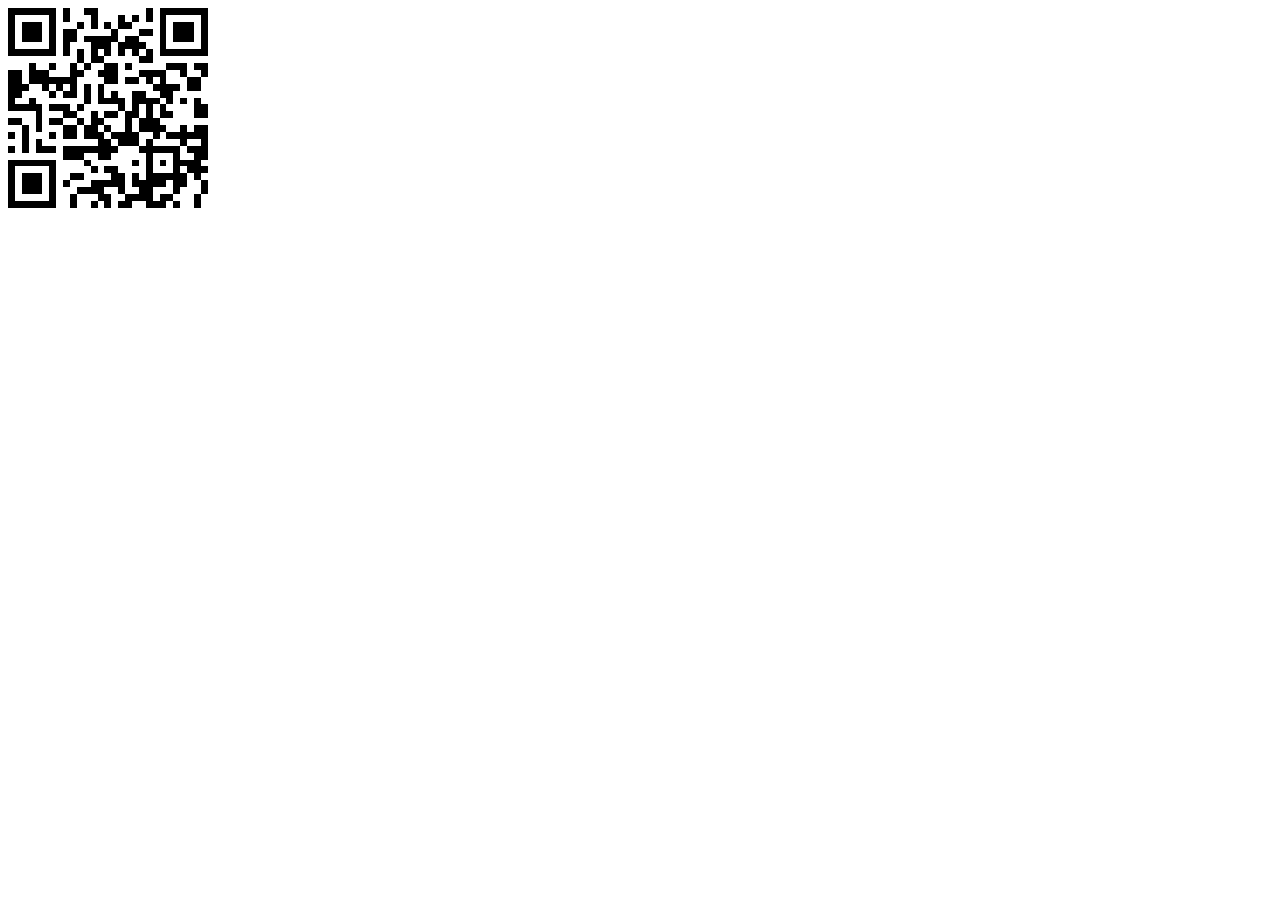
<file: qrcode.html>
<!DOCTYPE html>
<html lang="en">

<head>
    <meta charset="UTF-8">
    <meta name="viewport" content="width=device-width, initial-scale=1.0">
    <meta http-equiv="X-UA-Compatible" content="ie=edge">
    <title>Document</title>
</head>

<body>
    <div id="code"></div>
</body>
<script src="./js/jquery.min.js"></script>
<script src="./js/jquery.qrcode.min.js"></script>
<script>
    // $('#code').qrcode("http://www.helloweba.com")
    $("#code").qrcode({
        render: "table", //table方式 
        width: 200, //宽度 
        height: 200, //高度 
        text: "https://www.baidu.com" //任意内容 
    });
     
    // qrcodeObj.makeCode('http://live.seedland.cc/sddc/pc/index.html')
</script>

</html>
</file>
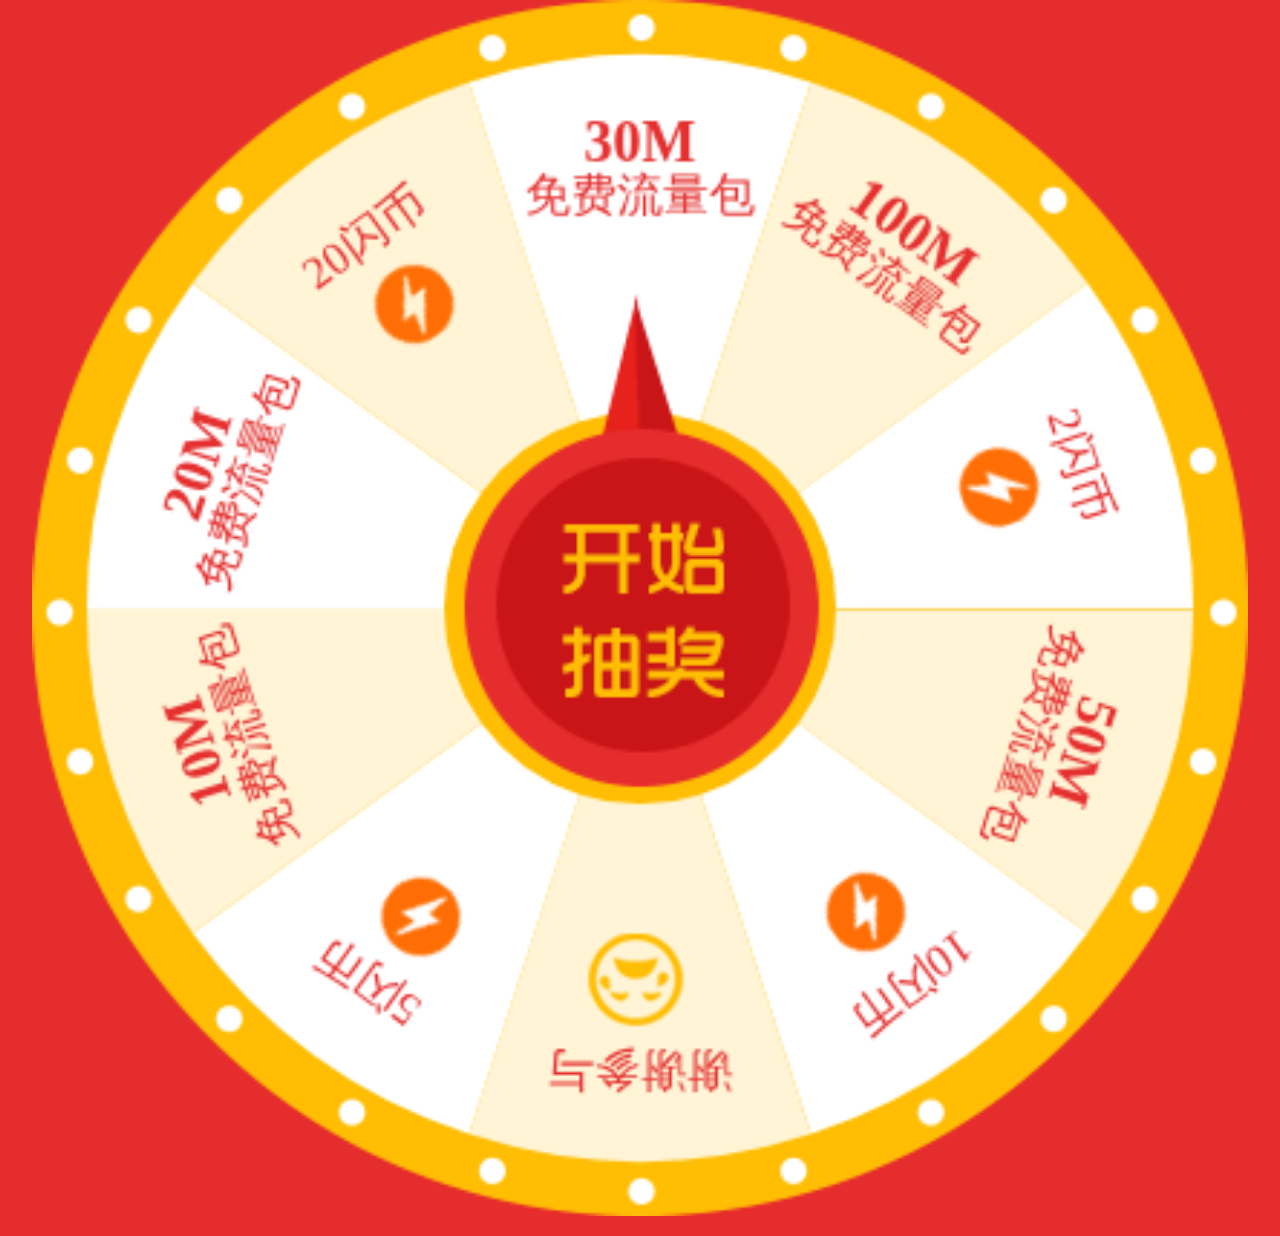
<file: rotate.html>
<!DOCTYPE html PUBLIC "-//W3C//DTD XHTML 1.0 Transitional//EN" "http://www.w3.org/TR/xhtml1/DTD/xhtml1-transitional.dtd">
<html xmlns="http://www.w3.org/1999/xhtml">

<head>
    <meta http-equiv="Content-Type" content="text/html; charset=utf-8" />
    <meta http-equiv="X-UA-Compatible" content="IE=edge">
    <meta name="viewport" content="width=device-width, initial-scale=1.0">
    <title>大转盘活动</title>

    <link href="./css/style.css" rel="stylesheet" type="text/css">

    <script type="text/javascript" src="./js/jquery.min.js"></script>
    <script type="text/javascript" src="./js/awardRotate.js"></script>

    <script type="text/javascript">
        var turnplate = {
            restaraunts: [], //大转盘奖品名称
            colors: [], //大转盘奖品区块对应背景颜色
            outsideRadius: 192, //大转盘外圆的半径
            textRadius: 155, //大转盘奖品位置距离圆心的距离
            insideRadius: 68, //大转盘内圆的半径
            startAngle: 0, //开始角度

            bRotate: false //false:停止;ture:旋转
        };

        $(document).ready(function () {
            //动态添加大转盘的奖品与奖品区域背景颜色
            turnplate.restaraunts = ["50M免费流量包", "10闪币", "谢谢参与", "5闪币", "10M免费流量包", "20M免费流量包", "20闪币 ",
                "30M免费流量包", "100M免费流量包", "2闪币"
            ];
            turnplate.colors = ["#FFF4D6", "#FFFFFF", "#FFF4D6", "#FFFFFF", "#FFF4D6", "#FFFFFF", "#FFF4D6",
                "#FFFFFF", "#FFF4D6", "#FFFFFF"
            ];


            var rotateTimeOut = function () {
                $('#wheelcanvas').rotate({
                    angle: 0,
                    animateTo: 2160,
                    duration: 8000,
                    callback: function () {
                        alert('网络超时，请检查您的网络设置！');
                    }
                });
            };

            //旋转转盘 item:奖品位置; txt：提示语;
            var rotateFn = function (item, txt) {
                var angles = item * (360 / turnplate.restaraunts.length) - (360 / (turnplate.restaraunts.length *
                    2));
                if (angles < 270) {
                    angles = 270 - angles;
                } else {
                    angles = 360 - angles + 270;
                }
                $('#wheelcanvas').stopRotate();
                $('#wheelcanvas').rotate({
                    angle: 0,
                    animateTo: angles + 1800,
                    duration: 8000,
                    callback: function () {
                        alert(txt);
                        turnplate.bRotate = !turnplate.bRotate;
                    }
                });
            };

            $('.pointer').click(function () {
                if (turnplate.bRotate) return;
                turnplate.bRotate = !turnplate.bRotate;
                //获取随机数(奖品个数范围内)
                var item = rnd(1, turnplate.restaraunts.length);
                //奖品数量等于10,指针落在对应奖品区域的中心角度[252, 216, 180, 144, 108, 72, 36, 360, 324, 288]
                rotateFn(item, turnplate.restaraunts[item - 1]);
                /* switch (item) {
                	case 1:
                		rotateFn(252, turnplate.restaraunts[0]);
                		break;
                	case 2:
                		rotateFn(216, turnplate.restaraunts[1]);
                		break;
                	case 3:
                		rotateFn(180, turnplate.restaraunts[2]);
                		break;
                	case 4:
                		rotateFn(144, turnplate.restaraunts[3]);
                		break;
                	case 5:
                		rotateFn(108, turnplate.restaraunts[4]);
                		break;
                	case 6:
                		rotateFn(72, turnplate.restaraunts[5]);
                		break;
                	case 7:
                		rotateFn(36, turnplate.restaraunts[6]);
                		break;
                	case 8:
                		rotateFn(360, turnplate.restaraunts[7]);
                		break;
                	case 9:
                		rotateFn(324, turnplate.restaraunts[8]);
                		break;
                	case 10:
                		rotateFn(288, turnplate.restaraunts[9]);
                		break;
                } */
                console.log(item);
            });
        });

        function rnd(n, m) {
            var random = Math.floor(Math.random() * (m - n + 1) + n);
            return random;

        }


        //页面所有元素加载完毕后执行drawRouletteWheel()方法对转盘进行渲染
        window.onload = function () {
            drawRouletteWheel();
        };

        function drawRouletteWheel() {
            var canvas = document.getElementById("wheelcanvas");
            if (canvas.getContext) {
                //根据奖品个数计算圆周角度
                var arc = Math.PI / (turnplate.restaraunts.length / 2);
                var ctx = canvas.getContext("2d");
                //在给定矩形内清空一个矩形
                ctx.clearRect(0, 0, 422, 422);
                //strokeStyle 属性设置或返回用于笔触的颜色、渐变或模式  
                ctx.strokeStyle = "#FFBE04";
                //font 属性设置或返回画布上文本内容的当前字体属性
                ctx.font = '16px Microsoft YaHei';
                for (var i = 0; i < turnplate.restaraunts.length; i++) {
                    var angle = turnplate.startAngle + i * arc;
                    ctx.fillStyle = turnplate.colors[i];
                    ctx.beginPath();
                    //arc(x,y,r,起始角,结束角,绘制方向) 方法创建弧/曲线（用于创建圆或部分圆）    
                    ctx.arc(211, 211, turnplate.outsideRadius, angle, angle + arc, false);
                    ctx.arc(211, 211, turnplate.insideRadius, angle + arc, angle, true);
                    ctx.stroke();
                    ctx.fill();
                    //锁画布(为了保存之前的画布状态)
                    ctx.save();
                    

                    //----绘制奖品开始----
                    ctx.fillStyle = "#E5302F";
                    var text = turnplate.restaraunts[i];
                    var line_height = 17;
                    //translate方法重新映射画布上的 (0,0) 位置
                    ctx.translate(211 + Math.cos(angle + arc / 2) * turnplate.textRadius, 211 + Math.sin(angle + arc /
                        2) * turnplate.textRadius);

                    //rotate方法旋转当前的绘图
                    ctx.rotate(angle + arc / 2 + Math.PI / 2);

                    /** 下面代码根据奖品类型、奖品名称长度渲染不同效果，如字体、颜色、图片效果。(具体根据实际情况改变) **/
                    if (text.indexOf("M") > 0) { //流量包
                        var texts = text.split("M");
                        for (var j = 0; j < texts.length; j++) {
                            ctx.font = j == 0 ? 'bold 20px Microsoft YaHei' : '16px Microsoft YaHei';
                            if (j == 0) {
                                ctx.fillText(texts[j] + "M", -ctx.measureText(texts[j] + "M").width / 2, j *
                                    line_height);
                            } else {
                                ctx.fillText(texts[j], -ctx.measureText(texts[j]).width / 2, j * line_height);
                            }
                        }
                    } else if (text.indexOf("M") == -1 && text.length > 6) { //奖品名称长度超过一定范围 
                        text = text.substring(0, 6) + "||" + text.substring(6);
                        var texts = text.split("||");
                        for (var j = 0; j < texts.length; j++) {
                            ctx.fillText(texts[j], -ctx.measureText(texts[j]).width / 2, j * line_height);
                        }
                    } else {
                        //在画布上绘制填色的文本。文本的默认颜色是黑色
                        //measureText()方法返回包含一个对象，该对象包含以像素计的指定字体宽度
                        ctx.fillText(text, -ctx.measureText(text).width / 2, 0);
                    }

                    //添加对应图标
                    if (text.indexOf("闪币") > 0) {
                        var img = document.getElementById("shan-img");
                        img.onload = function () {
                            ctx.drawImage(img, -15, 10);
                        };
                        ctx.drawImage(img, -15, 10);
                    } else if (text.indexOf("谢谢参与") >= 0) {
                        var img = document.getElementById("sorry-img");
                        img.onload = function () {
                            ctx.drawImage(img, -15, 10);
                        };
                        ctx.drawImage(img, -15, 10);
                    }
                    //把当前画布返回（调整）到上一个save()状态之前 
                    ctx.restore();
                    //----绘制奖品结束----
                    
                }
            }
        }
    </script>
</head>

<body style="background:#e62d2d;overflow-x:hidden;">
    <img src="images/1.png" id="shan-img" style="display:none;" />
    <img src="images/2.png" id="sorry-img" style="display:none;" />
    <div class="banner">
        <div class="turnplate" style="background-image:url(images/turnplate-bg.png);background-size:100% 100%;">
            <canvas class="item" id="wheelcanvas" width="422px" height="422px"></canvas>
            <img class="pointer" src="images/turnplate-pointer.png" />
        </div>
    </div>
</body>

</html>
</file>
<file: css/style.css>
body,ul,ol,li,p,h1,h2,h3,h4,h5,h6,form,fieldset,table,td,img,div{margin:0;padding:0;border:0;}
body{color:#333; font-size:12px;font-family:"Microsoft YaHei"}
ul,ol{list-style-type:none;}
select,input,img,select{vertical-align:middle;}
input{ font-size:12px;}
a{ text-decoration:none; color:#000;}
a:hover{color:#c00; text-decoration:none;}
.clear{clear:both;}

/* 大转盘样式 */
.banner{display:block;width:95%;margin-left:auto;margin-right:auto;margin-bottom: 20px;}
.banner .turnplate{display:block;width:100%;position:relative;}
.banner .turnplate canvas.item{width:100%;}
.banner .turnplate img.pointer{position:absolute;width:31.5%;height:42.5%;left:34.6%;top:23.4%;}
</file>
